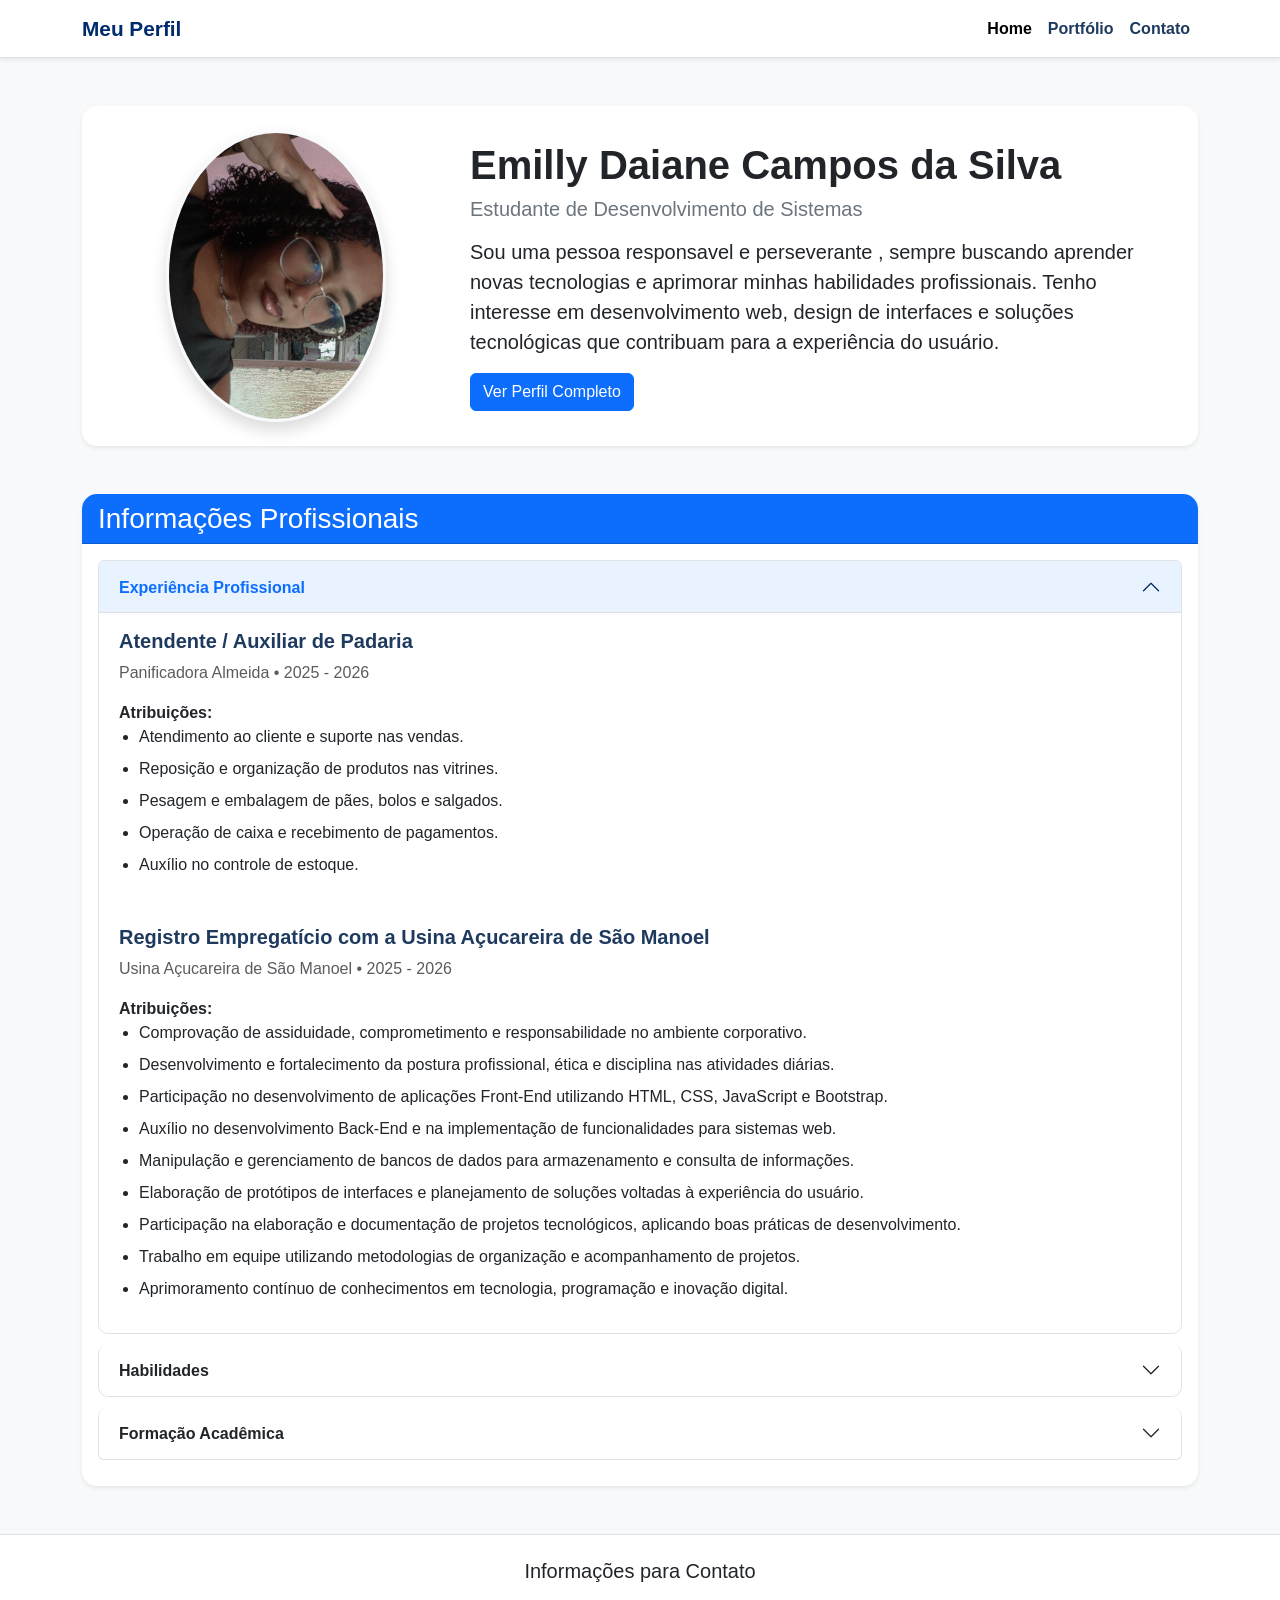
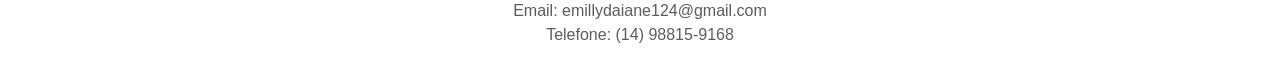
<file: curriculum online/index.html>
<!DOCTYPE html>
<html lang="pt-br">

<head>
    <meta charset="UTF-8">
    <meta name="viewport" content="width=device-width, initial-scale=1.0">

    <title>Perfil Profissional</title>

    <!-- Bootstrap -->
    <link href="https://cdn.jsdelivr.net/npm/bootstrap@5.3.0/dist/css/bootstrap.min.css" rel="stylesheet">

    <!-- CSS personalizado -->
    <link rel="stylesheet" href="style.css">
</head>

<body>

    <!-- ALTERAÇÃO: Navbar com estrutura mais profissional -->
    <nav class="navbar navbar-expand-lg navbar-custom shadow-sm">
        <div class="container">

            <!-- ALTERAÇÃO: Nome da página com maior destaque -->
            <a class="navbar-brand fw-bold text-primary" href="#">
                Meu Perfil
            </a>

            <!-- ALTERAÇÃO: Menu responsivo para dispositivos móveis -->
            <button class="navbar-toggler" type="button" data-bs-toggle="collapse" data-bs-target="#menuPrincipal">
                <span class="navbar-toggler-icon"></span>
            </button>

            <div class="collapse navbar-collapse" id="menuPrincipal">

                <!-- ALTERAÇÃO: Navegação alinhada à direita -->
                <ul class="navbar-nav ms-auto">

                    <li class="nav-item">
                        <a class="nav-link active" href="index.html">
                            Home
                        </a>
                    </li>

                    <li class="nav-item">
                        <a class="nav-link" href="portfolio.html">
                            Portfólio
                        </a>
                    </li>

                    <li class="nav-item">
                        <a class="nav-link" href="contato.html">
                            Contato
                        </a>
                    </li>

                </ul>

            </div>

        </div>
    </nav>

    <!-- ALTERAÇÃO: Espaçamento maior para melhorar a leitura -->
    <div class="container mt-5">

        <!-- ALTERAÇÃO: Card principal para apresentação profissional -->
        <div class="card shadow-sm border-0 p-4">

            <div class="row align-items-center">

                <!-- ALTERAÇÃO: Foto posicionada em coluna separada -->
                <div class="col-md-4 text-center">

                    <img src="foto.jpeg" alt="Foto de Perfil"
                        class="img-fluid rounded-circle border border-3 border-light shadow" width="220">

                </div>

                <!-- ALTERAÇÃO: Informações do perfil organizadas -->
                <div class="col-md-8">

                    <h1 class="fw-bold">
                        Emilly Daiane Campos da Silva
                    </h1>

                    <h5 class="text-secondary mb-3">
                        Estudante de Desenvolvimento de Sistemas
                    </h5>

                    <!-- Texto mais organizado e profissional -->
                    <p class="lead">
                        Sou uma pessoa responsavel e perseverante , sempre buscando aprender
                        novas tecnologias e aprimorar minhas habilidades profissionais.
                        Tenho interesse em desenvolvimento web, design de interfaces
                        e soluções tecnológicas que contribuam para a experiência do usuário.
                    </p>

                    <!-- Botão Bootstrap para aparência mais corporativa -->
                    <button type="button" class="btn btn-primary" data-bs-toggle="modal" data-bs-target="#meuModal">Ver Perfil Completo </button>


                </div>

            </div>

        </div>

    </div>

    <!-- estrutura Modal -->
    <div class="modal fade" id="meuModal">
        <div class="modal-dialog">
            <div class="modal-content">
                <div class="modal-header">
                    <h5 class="modal-title">Informações</h5>
                    <button type="button" class="btn-close" data-bs-dismiss="modal"></button>
                </div>
                <div class="modal-body">
                    Emilly Daiane Campos da Silva:
                    <br>Olá, me chamo Emilly, atualmente tenho 17 anos e estou cursando Ensino médio técnico pela escola
                    Sophia Gabriel de
                    Oliveira, vinculado com Senai. No Senai realizo Curso Técnico de Desenvolvimento de Sistemas com
                    registro empregatício com a Usina Açucareira de São Manoel no período de 1 ano.
                </div>
                <div class="modal-footer">
                    <button type="button" class="btn btn-secondary" data-bs-dismiss="modal">
                        Fechar</button>
                </div>
            </div>
        </div>
    </div>

    <!-- ALTERAÇÃO: Seção de Experiência, Habilidades e Formação -->
    <div class="container mt-5">

        <div class="card shadow-sm border-0">

            <div class="card-header bg-primary text-white">
                <h3 class="mb-0">Informações Profissionais</h3>
            </div>

            <div class="card-body">

                <div class="accordion" id="accordionProfissional">

                    <!-- EXPERIÊNCIA PROFISSIONAL -->
                    <div class="accordion-item">

                        <h2 class="accordion-header">

                            <!-- ALTERAÇÃO: Sessão para apresentar experiências profissionais -->
                            <button class="accordion-button" type="button" data-bs-toggle="collapse"
                                data-bs-target="#experiencia">

                                Experiência Profissional

                            </button>

                        </h2>

                        <div id="experiencia" class="accordion-collapse collapse show"
                            data-bs-parent="#accordionProfissional">

                            <div class="accordion-body">

                                <h5>Atendente / Auxiliar de Padaria</h5>

                                <p class="text-muted">
                                    Panificadora Almeida • 2025 - 2026
                                </p>

                                <!-- ALTERAÇÃO: Inclusão das atribuições do cargo -->
                                <strong>Atribuições:</strong>
                                <ul>
                                    <li>Atendimento ao cliente e suporte nas vendas.</li>
                                    <li>Reposição e organização de produtos nas vitrines.</li>
                                    <li>Pesagem e embalagem de pães, bolos e salgados.</li>
                                    <li>Operação de caixa e recebimento de pagamentos.</li>
                                    <li>Auxílio no controle de estoque.</li>
                                </ul>

                            </div>

                            <div class="accordion-body">

                                <h5>Registro Empregatício com a Usina Açucareira de São Manoel</h5>

                                <p class="text-muted">
                                    Usina Açucareira de São Manoel • 2025 - 2026
                                </p>

                                <!-- ALTERAÇÃO: Inclusão das atribuições do cargo -->
                                <strong>Atribuições:</strong>
                                <!-- vinculo usina sao manoel -->
                                <ul>
                                    <li>Comprovação de assiduidade, comprometimento e responsabilidade no ambiente
                                        corporativo.</li>

                                    <li>Desenvolvimento e fortalecimento da postura profissional, ética e disciplina nas
                                        atividades diárias.</li>

                                    <li>Participação no desenvolvimento de aplicações Front-End utilizando HTML, CSS,
                                        JavaScript e Bootstrap.</li>

                                    <li>Auxílio no desenvolvimento Back-End e na implementação de funcionalidades para
                                        sistemas web.</li>

                                    <li>Manipulação e gerenciamento de bancos de dados para armazenamento e consulta de
                                        informações.</li>

                                    <li>Elaboração de protótipos de interfaces e planejamento de soluções voltadas à
                                        experiência do usuário.</li>

                                    <li>Participação na elaboração e documentação de projetos tecnológicos, aplicando
                                        boas práticas de desenvolvimento.</li>

                                    <li>Trabalho em equipe utilizando metodologias de organização e acompanhamento de
                                        projetos.</li>

                                    <li>Aprimoramento contínuo de conhecimentos em tecnologia, programação e inovação
                                        digital.</li>
                                </ul>

                            </div>

                        </div>

                    </div>

                    <!-- HABILIDADES -->
                    <div class="accordion-item">

                        <h2 class="accordion-header">

                            <!-- ALTERAÇÃO: Sessão de habilidades técnicas e comportamentais -->
                            <button class="accordion-button collapsed" type="button" data-bs-toggle="collapse"
                                data-bs-target="#habilidades">

                                Habilidades

                            </button>

                        </h2>

                        <div id="habilidades" class="accordion-collapse collapse"
                            data-bs-parent="#accordionProfissional">

                            <div class="accordion-body">

                                <h5>Hard Skills</h5>

                                <span class="badge bg-primary">HTML</span>
                                <span class="badge bg-primary">CSS</span>
                                <span class="badge bg-primary">JavaScript</span>
                                <span class="badge bg-primary">Bootstrap</span>
                                <span class="badge bg-primary">GitHub</span>

                                <hr>

                                <h5>Soft Skills</h5>

                                <ul>
                                    <li>Responsabilidade</li>
                                    <li>Organização</li>
                                    <li>Trabalho em equipe</li>
                                    <li>Comunicação</li>
                                    <li>Aprendizado contínuo</li>
                                    <li>Resolução de problemas</li>
                                </ul>

                            </div>

                        </div>

                    </div>

                    <!-- FORMAÇÃO -->
                    <div class="accordion-item">

                        <h2 class="accordion-header">

                            <!-- ALTERAÇÃO: Sessão para formação acadêmica -->
                            <button class="accordion-button collapsed" type="button" data-bs-toggle="collapse"
                                data-bs-target="#formacao">

                                Formação Acadêmica

                            </button>

                        </h2>

                        <div id="formacao" class="accordion-collapse collapse" data-bs-parent="#accordionProfissional">

                            <div class="accordion-body">

                                <h5>Desenvolvimento de Sistemas</h5>

                                <p>
                                    Ensino Técnico em Desenvolvimento de Sistemas
                                </p>

                                <p class="text-muted">
                                    Em andamento
                                </p>

                                <hr>

                                <h5>Cursos Complementares</h5>

                                <ul>
                                    <li>HTML e CSS</li>
                                    <li>Bootstrap</li>
                                    <li>Lógica de Programação</li>
                                    <li>Git e GitHub</li>
                                    <li>Designer de Cílios Profissional 01/10/2024 - 17/12/2024</li>
                                    <li>Designer de Sobrancelhas Profissional 07/01/2025 - 25/02/2025</li>
                                    <li>Competência Transversal - Segurança no Trabalho 17/03/2025 - 12/04/2025.
                                    <li>Desvendando a Descarbonização 17/03/2025 - 03/06/2025</li>
                                    <li>Desvendando a Indústria 4.0 23/02/2026 - 29/03/2026</li>
                                    <li>Ética na Inteligência Artificial 17/03/2025 - 05/06/2025</li>
                                    <li>Excel Básico 17/03/2025 - 13/04/2025</li>
                                    <li>Fluência - Fundamentos da Inteligência Artificial 17/03/2025 - 06/06/2025</li>
                                    <li>Fundamentos da Gestão de Projetos Aplicados na Indústria 23/02/2026 - 27/03/2026
                                    </li>
                                    <li>Por dentro da Segurança Cibernética 17/03/2025 - 09/04/2025</li>
                                </ul>

                            </div>

                        </div>

                    </div>

                </div>

            </div>

        </div>

    </div>
    <!-- ALTERAÇÃO: Footer mais organizado e profissional -->
    <footer class="bg-white border-top mt-5 py-4">

        <div class="container text-center">

            <h5 class="mb-3">
                Informações para Contato
            </h5>

            <p class="text-muted mb-0">
                Email: emillydaiane124@gmail.com
            </p>
            <p class="text-muted mb-0">
                Telefone: (14) 98815-9168
            </p>

        </div>

    </footer>

    <!-- Bootstrap JS -->
    <script src="https://cdn.jsdelivr.net/npm/bootstrap@5.3.0/dist/js/bootstrap.bundle.min.js"></script>

</body>

</html>
</file>
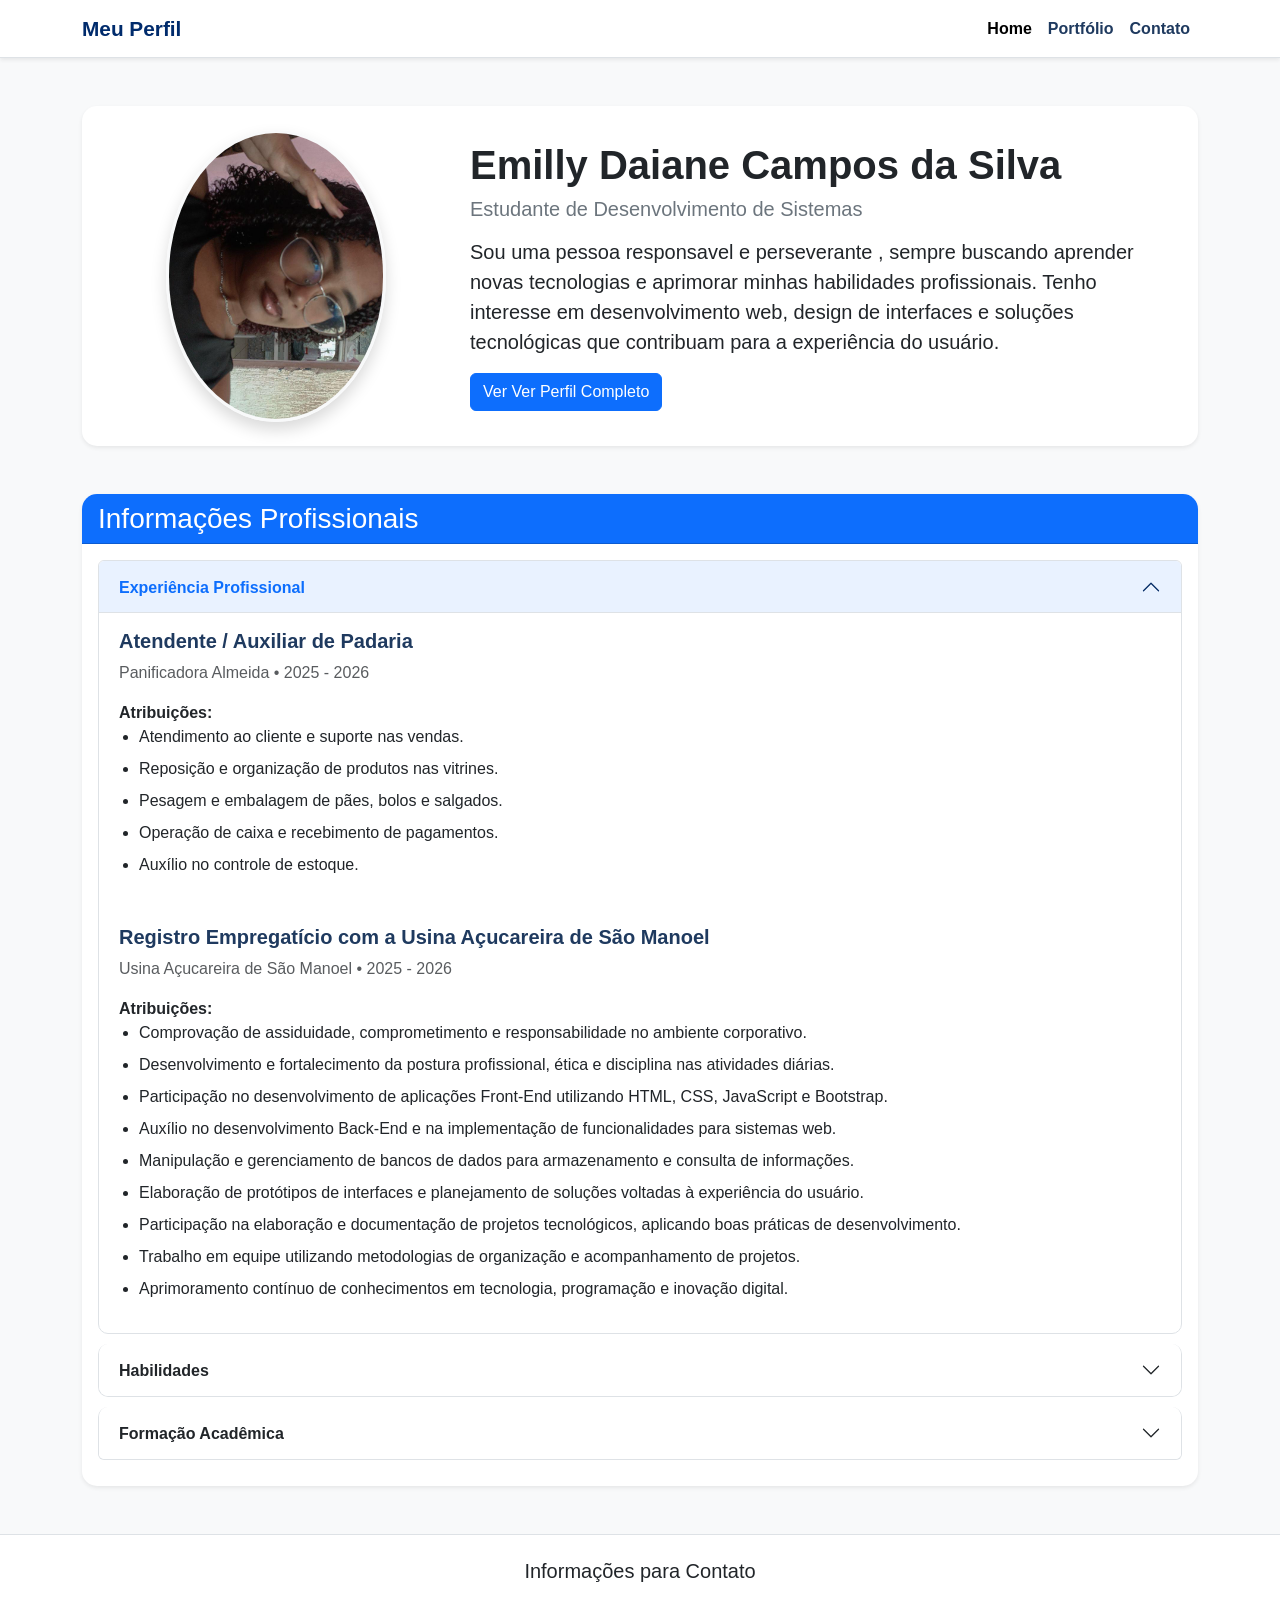
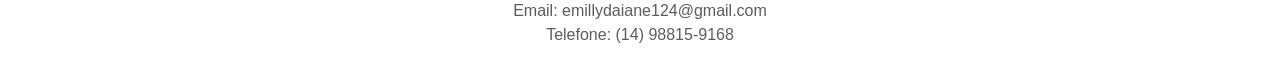
<file: Curriculum/index.html>
<!DOCTYPE html>
<html lang="pt-br">

<head>
    <meta charset="UTF-8">
    <meta name="viewport" content="width=device-width, initial-scale=1.0">

    <title>Perfil Profissional</title>

    <!-- Bootstrap -->
    <link href="https://cdn.jsdelivr.net/npm/bootstrap@5.3.0/dist/css/bootstrap.min.css" rel="stylesheet">

    <!-- CSS personalizado -->
    <link rel="stylesheet" href="style.css">
</head>

<body>

    <!-- ALTERAÇÃO: Navbar com estrutura mais profissional -->
    <nav class="navbar navbar-expand-lg navbar-custom shadow-sm">
        <div class="container">

            <!-- ALTERAÇÃO: Nome da página com maior destaque -->
            <a class="navbar-brand fw-bold text-primary" href="#">
                Meu Perfil
            </a>

            <!-- ALTERAÇÃO: Menu responsivo para dispositivos móveis -->
            <button class="navbar-toggler" type="button" data-bs-toggle="collapse" data-bs-target="#menuPrincipal">
                <span class="navbar-toggler-icon"></span>
            </button>

            <div class="collapse navbar-collapse" id="menuPrincipal">

                <!-- ALTERAÇÃO: Navegação alinhada à direita -->
                <ul class="navbar-nav ms-auto">

                    <li class="nav-item">
                        <a class="nav-link active" href="index.html">
                            Home
                        </a>
                    </li>

                    <li class="nav-item">
                        <a class="nav-link" href="portfolio.html">
                            Portfólio
                        </a>
                    </li>

                    <li class="nav-item">
                        <a class="nav-link" href="contato.html">
                            Contato
                        </a>
                    </li>

                </ul>

            </div>

        </div>
    </nav>

    <!-- ALTERAÇÃO: Espaçamento maior para melhorar a leitura -->
    <div class="container mt-5">

        <!-- ALTERAÇÃO: Card principal para apresentação profissional -->
        <div class="card shadow-sm border-0 p-4">

            <div class="row align-items-center">

                <!-- ALTERAÇÃO: Foto posicionada em coluna separada -->
                <div class="col-md-4 text-center">

                    <img src="foto.jpeg" alt="Foto de Perfil"
                        class="img-fluid rounded-circle border border-3 border-light shadow" width="220">

                </div>

                <!-- ALTERAÇÃO: Informações do perfil organizadas -->
                <div class="col-md-8">

                    <h1 class="fw-bold">
                        Emilly Daiane Campos da Silva
                    </h1>

                    <h5 class="text-secondary mb-3">
                        Estudante de Desenvolvimento de Sistemas
                    </h5>

                    <!-- Texto mais organizado e profissional -->
                    <p class="lead">
                        Sou uma pessoa responsavel e perseverante , sempre buscando aprender
                        novas tecnologias e aprimorar minhas habilidades profissionais.
                        Tenho interesse em desenvolvimento web, design de interfaces
                        e soluções tecnológicas que contribuam para a experiência do usuário.
                    </p>

                    <!-- Botão Bootstrap para aparência mais corporativa -->
                    <button type="button" class="btn btn-primary" data-bs-toggle="modal" data-bs-target="#meuModal">Ver
                        Ver Perfil Completo </button>



                </div>

            </div>

        </div>

    </div>

    <!-- estrutura Modal -->
    <div class="modal fade" id="meuModal">
        <div class="modal-dialog">
            <div class="modal-content">
                <div class="modal-header">
                    <h5 class="modal-title">Informações</h5>
                    <button type="button" class="btn-close" data-bs-dismiss="modal"></button>
                </div>
                <div class="modal-body">
                    Emilly Daiane Campos da Silva:
                    <br>Olá, me chamo Emilly, atualmente tenho 17 anos e estou cursando Ensino médio técnico pela escola
                    Sophia Gabriel de
                    Oliveira, vinculado com Senai. No Senai realizo Curso Técnico de Desenvolvimento de Sistemas com
                    registro empregatício com a Usina Açucareira de São Manoel no período de 1 ano.
                </div>
                <div class="modal-footer">
                    <button type="button" class="btn btn-secondary" data-bs-dismiss="modal">
                        Fechar</button>
                </div>
            </div>
        </div>
    </div>

    <!-- ALTERAÇÃO: Seção de Experiência, Habilidades e Formação -->
    <div class="container mt-5">

        <div class="card shadow-sm border-0">

            <div class="card-header bg-primary text-white">
                <h3 class="mb-0">Informações Profissionais</h3>
            </div>

            <div class="card-body">

                <div class="accordion" id="accordionProfissional">

                    <!-- EXPERIÊNCIA PROFISSIONAL -->
                    <div class="accordion-item">

                        <h2 class="accordion-header">

                            <!-- ALTERAÇÃO: Sessão para apresentar experiências profissionais -->
                            <button class="accordion-button" type="button" data-bs-toggle="collapse"
                                data-bs-target="#experiencia">

                                Experiência Profissional

                            </button>

                        </h2>

                        <div id="experiencia" class="accordion-collapse collapse show"
                            data-bs-parent="#accordionProfissional">

                            <div class="accordion-body">

                                <h5>Atendente / Auxiliar de Padaria</h5>

                                <p class="text-muted">
                                    Panificadora Almeida • 2025 - 2026
                                </p>

                                <!-- ALTERAÇÃO: Inclusão das atribuições do cargo -->
                                <strong>Atribuições:</strong>
                                <ul>
                                    <li>Atendimento ao cliente e suporte nas vendas.</li>
                                    <li>Reposição e organização de produtos nas vitrines.</li>
                                    <li>Pesagem e embalagem de pães, bolos e salgados.</li>
                                    <li>Operação de caixa e recebimento de pagamentos.</li>
                                    <li>Auxílio no controle de estoque.</li>
                                </ul>

                            </div>

                            <div class="accordion-body">

                                <h5>Registro Empregatício com a Usina Açucareira de São Manoel</h5>

                                <p class="text-muted">
                                    Usina Açucareira de São Manoel • 2025 - 2026
                                </p>

                                <!-- ALTERAÇÃO: Inclusão das atribuições do cargo -->
                                <strong>Atribuições:</strong>
                                <!-- vinculo usina sao manoel -->
                                <ul>
                                    <li>Comprovação de assiduidade, comprometimento e responsabilidade no ambiente
                                        corporativo.</li>

                                    <li>Desenvolvimento e fortalecimento da postura profissional, ética e disciplina nas
                                        atividades diárias.</li>

                                    <li>Participação no desenvolvimento de aplicações Front-End utilizando HTML, CSS,
                                        JavaScript e Bootstrap.</li>

                                    <li>Auxílio no desenvolvimento Back-End e na implementação de funcionalidades para
                                        sistemas web.</li>

                                    <li>Manipulação e gerenciamento de bancos de dados para armazenamento e consulta de
                                        informações.</li>

                                    <li>Elaboração de protótipos de interfaces e planejamento de soluções voltadas à
                                        experiência do usuário.</li>

                                    <li>Participação na elaboração e documentação de projetos tecnológicos, aplicando
                                        boas práticas de desenvolvimento.</li>

                                    <li>Trabalho em equipe utilizando metodologias de organização e acompanhamento de
                                        projetos.</li>

                                    <li>Aprimoramento contínuo de conhecimentos em tecnologia, programação e inovação
                                        digital.</li>
                                </ul>

                            </div>

                        </div>

                    </div>

                    <!-- HABILIDADES -->
                    <div class="accordion-item">

                        <h2 class="accordion-header">

                            <!-- ALTERAÇÃO: Sessão de habilidades técnicas e comportamentais -->
                            <button class="accordion-button collapsed" type="button" data-bs-toggle="collapse"
                                data-bs-target="#habilidades">

                                Habilidades

                            </button>

                        </h2>

                        <div id="habilidades" class="accordion-collapse collapse"
                            data-bs-parent="#accordionProfissional">

                            <div class="accordion-body">

                                <h5>Hard Skills</h5>

                                <span class="badge bg-primary">HTML</span>
                                <span class="badge bg-primary">CSS</span>
                                <span class="badge bg-primary">JavaScript</span>
                                <span class="badge bg-primary">Bootstrap</span>
                                <span class="badge bg-primary">GitHub</span>

                                <hr>

                                <h5>Soft Skills</h5>

                                <ul>
                                    <li>Responsabilidade</li>
                                    <li>Organização</li>
                                    <li>Trabalho em equipe</li>
                                    <li>Comunicação</li>
                                    <li>Aprendizado contínuo</li>
                                    <li>Resolução de problemas</li>
                                </ul>

                            </div>

                        </div>

                    </div>

                    <!-- FORMAÇÃO -->
                    <div class="accordion-item">

                        <h2 class="accordion-header">

                            <!-- ALTERAÇÃO: Sessão para formação acadêmica -->
                            <button class="accordion-button collapsed" type="button" data-bs-toggle="collapse"
                                data-bs-target="#formacao">

                                Formação Acadêmica

                            </button>

                        </h2>

                        <div id="formacao" class="accordion-collapse collapse" data-bs-parent="#accordionProfissional">

                            <div class="accordion-body">

                                <h5>Desenvolvimento de Sistemas</h5>

                                <p>
                                    Ensino Técnico em Desenvolvimento de Sistemas
                                </p>

                                <p class="text-muted">
                                    Em andamento
                                </p>

                                <hr>

                                <h5>Cursos Complementares</h5>

                                <ul>
                                    <li>HTML e CSS</li>
                                    <li>Bootstrap</li>
                                    <li>Lógica de Programação</li>
                                    <li>Git e GitHub</li>
                                    <li>Designer de Cílios Profissional 01/10/2024 - 17/12/2024</li>
                                    <li>Designer de Sobrancelhas Profissional 07/01/2025 - 25/02/2025</li>
                                    <li>Competência Transversal - Segurança no Trabalho 17/03/2025 - 12/04/2025.
                                    <li>Desvendando a Descarbonização 17/03/2025 - 03/06/2025</li>
                                    <li>Desvendando a Indústria 4.0 23/02/2026 - 29/03/2026</li>
                                    <li>Ética na Inteligência Artificial 17/03/2025 - 05/06/2025</li>
                                    <li>Excel Básico 17/03/2025 - 13/04/2025</li>
                                    <li>Fluência - Fundamentos da Inteligência Artificial 17/03/2025 - 06/06/2025</li>
                                    <li>Fundamentos da Gestão de Projetos Aplicados na Indústria 23/02/2026 - 27/03/2026
                                    </li>
                                    <li>Por dentro da Segurança Cibernética 17/03/2025 - 09/04/2025</li>
                                </ul>

                            </div>

                        </div>

                    </div>

                </div>

            </div>

        </div>

    </div>
    <!-- ALTERAÇÃO: Footer mais organizado e profissional -->
    <footer class="bg-white border-top mt-5 py-4">

        <div class="container text-center">

            <h5 class="mb-3">
                Informações para Contato
            </h5>

            <p class="text-muted mb-0">
                Email: emillydaiane124@gmail.com
            </p>
            <p class="text-muted mb-0">
                Telefone: (14) 98815-9168
            </p>

        </div>

    </footer>

    <!-- Bootstrap JS -->
    <script src="https://cdn.jsdelivr.net/npm/bootstrap@5.3.0/dist/js/bootstrap.bundle.min.js"></script>

</body>

</html>
</file>
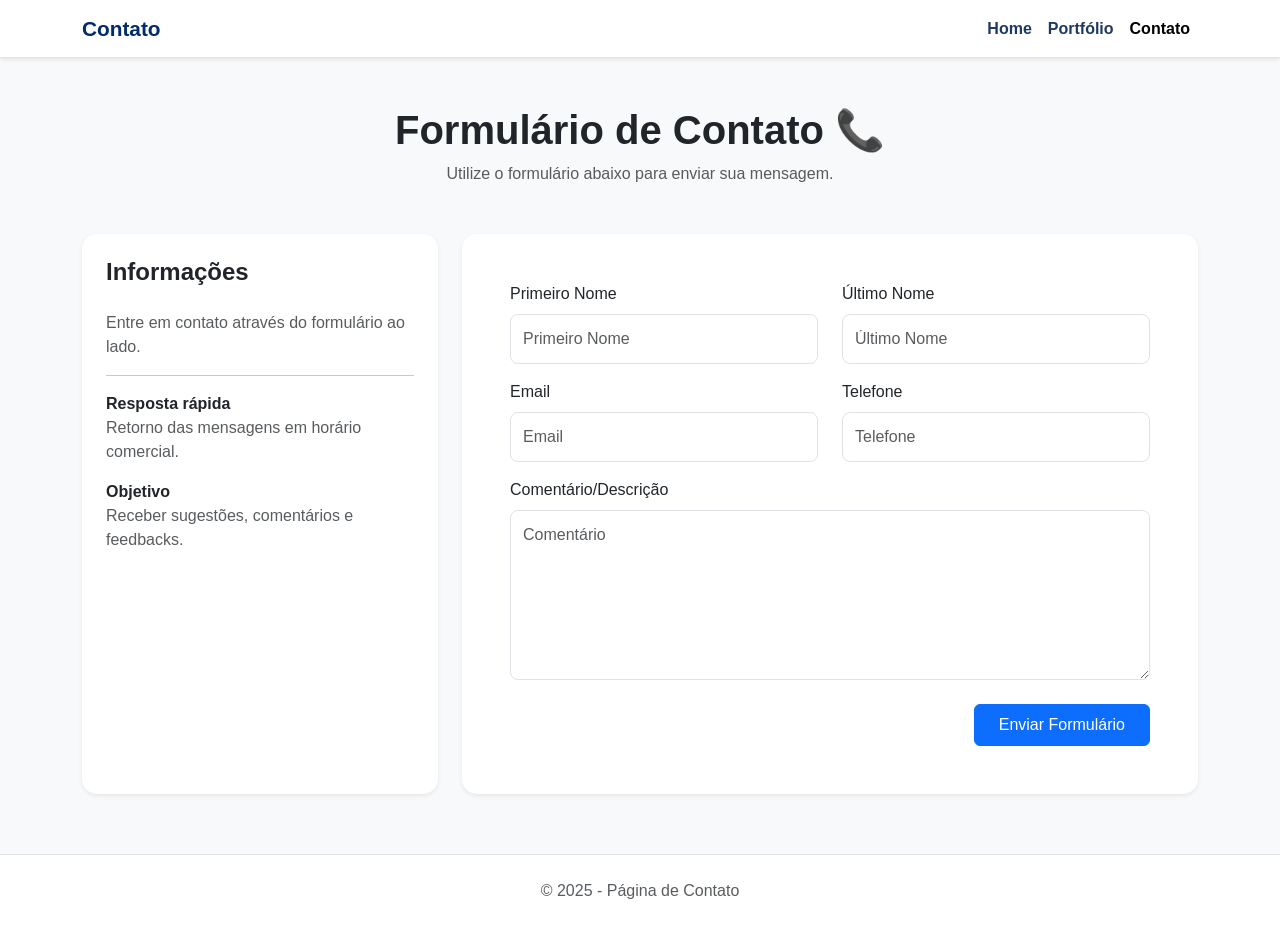
<file: curriculum online/contato.html>
<!DOCTYPE html>
<html lang="pt-br">

<head>

    <meta charset="UTF-8">
    <meta name="viewport" content="width=device-width, initial-scale=1.0">

    <title>Contato</title>

    <link href="https://cdn.jsdelivr.net/npm/bootstrap@5.3.0/dist/css/bootstrap.min.css" rel="stylesheet">
    <link rel="stylesheet" href="style.css">

</head>

<body>

    <!-- Navbar -->
    <nav class="navbar navbar-expand-lg navbar-custom shadow-sm">

        <div class="container">

            <a class="navbar-brand fw-bold">
                Contato
            </a>

            <button class="navbar-toggler"
                type="button"
                data-bs-toggle="collapse"
                data-bs-target="#menuContato">

                <span class="navbar-toggler-icon"></span>

            </button>

            <div class="collapse navbar-collapse" id="menuContato">

                <ul class="navbar-nav ms-auto">

                    <li class="nav-item">
                        <a class="nav-link" href="index.html">
                            Home
                        </a>
                    </li>

                    <li class="nav-item">
                        <a class="nav-link" href="portfolio.html">
                            Portfólio
                        </a>
                    </li>

                    <li class="nav-item">
                        <a class="nav-link active" href="contato.html">
                            Contato
                        </a>
                    </li>

                </ul>

            </div>

        </div>

    </nav>

    <!-- Cabeçalho -->
    <section class="container mt-5 mb-5 text-center">

        <h1 class="fw-bold">
            Formulário de Contato 📞
        </h1>

        <p class="text-muted">
            Utilize o formulário abaixo para enviar sua mensagem.
        </p>

    </section>

    <!-- Conteúdo -->
    <div class="container mb-5">

        <div class="row g-4">

            <!-- Coluna esquerda -->
            <div class="col-lg-4">

                <div class="card shadow-sm border-0 h-100">

                    <div class="card-body p-4">

                        <h4 class="fw-bold mb-4">
                            Informações
                        </h4>

                        <p class="text-muted">
                            Entre em contato através do formulário ao lado.
                        </p>

                        <hr>

                        <div class="mb-3">
                            <strong>Resposta rápida</strong>
                            <p class="text-muted mb-0">
                                Retorno das mensagens em horário comercial.
                            </p>
                        </div>

                        <div>
                            <strong>Objetivo</strong>
                            <p class="text-muted mb-0">
                                Receber sugestões, comentários e feedbacks.
                            </p>
                        </div>

                    </div>

                </div>

            </div>

            <!-- Coluna direita -->
            <div class="col-lg-8">

                <div class="card shadow-sm border-0">

                    <div class="card-body p-5">

                        <form onsubmit="enviarEmail(); return false;">

                            <div class="row">

                                <div class="col-md-6">

                                    <label class="form-label">
                                        Primeiro Nome
                                    </label>

                                    <input
                                        type="text"
                                        id="primeiroNome"
                                        class="form-control mb-3"
                                        placeholder="Primeiro Nome"
                                        required>

                                </div>

                                <div class="col-md-6">

                                    <label class="form-label">
                                        Último Nome
                                    </label>

                                    <input
                                        type="text"
                                        id="ultimoNome"
                                        class="form-control mb-3"
                                        placeholder="Último Nome"
                                        required>

                                </div>

                            </div>

                            <div class="row">

                                <div class="col-md-6">

                                    <label class="form-label">
                                        Email
                                    </label>

                                    <input
                                        type="email"
                                        id="email"
                                        class="form-control mb-3"
                                        placeholder="Email"
                                        required>

                                </div>

                                <div class="col-md-6">

                                    <label class="form-label">
                                        Telefone
                                    </label>

                                    <input
                                        type="tel"
                                        id="telefone"
                                        class="form-control mb-3"
                                        placeholder="Telefone">

                                </div>

                            </div>

                            <label class="form-label">
                                Comentário/Descrição
                            </label>

                            <textarea
                                id="comentario"
                                class="form-control mb-4"
                                rows="6"
                                placeholder="Comentário"
                                required></textarea>

                            <div class="text-end">

                                <button type="submit" class="btn btn-primary px-4 py-2">
                                    Enviar Formulário
                                </button>

                            </div>

                        </form>

                    </div>

                </div>

            </div>

        </div>

    </div>

    <!-- Rodapé Página contato -->
    <footer class="text-center py-4 border-top bg-white">

        <p class="text-muted mb-0">
            © 2025 - Página de Contato
        </p>

    </footer>

    <script>

        function enviarEmail() {

            const primeiroNome = document.getElementById('primeiroNome').value;
            const ultimoNome = document.getElementById('ultimoNome').value;
            const email = document.getElementById('email').value;
            const telefone = document.getElementById('telefone').value;
            const comentario = document.getElementById('comentario').value;

            const emailDestino = "emillysilvacv124@gmail.com";

            const assunto = encodeURIComponent(
                `Contato do Site - ${primeiroNome} ${ultimoNome}`
            );

            const corpoEmail = encodeURIComponent(
`Nome: ${primeiroNome} ${ultimoNome}

Email: ${email}

Telefone: ${telefone}

Mensagem:
${comentario}`
            );

            const urlGmail =
                `https://mail.google.com/mail/?view=cm&fs=1&to=${emailDestino}&su=${assunto}&body=${corpoEmail}`;

            window.open(urlGmail, '_blank');
        }

    </script>

    <script src="https://cdn.jsdelivr.net/npm/bootstrap@5.3.0/dist/js/bootstrap.bundle.min.js"></script>

</body>

</html>
</file>
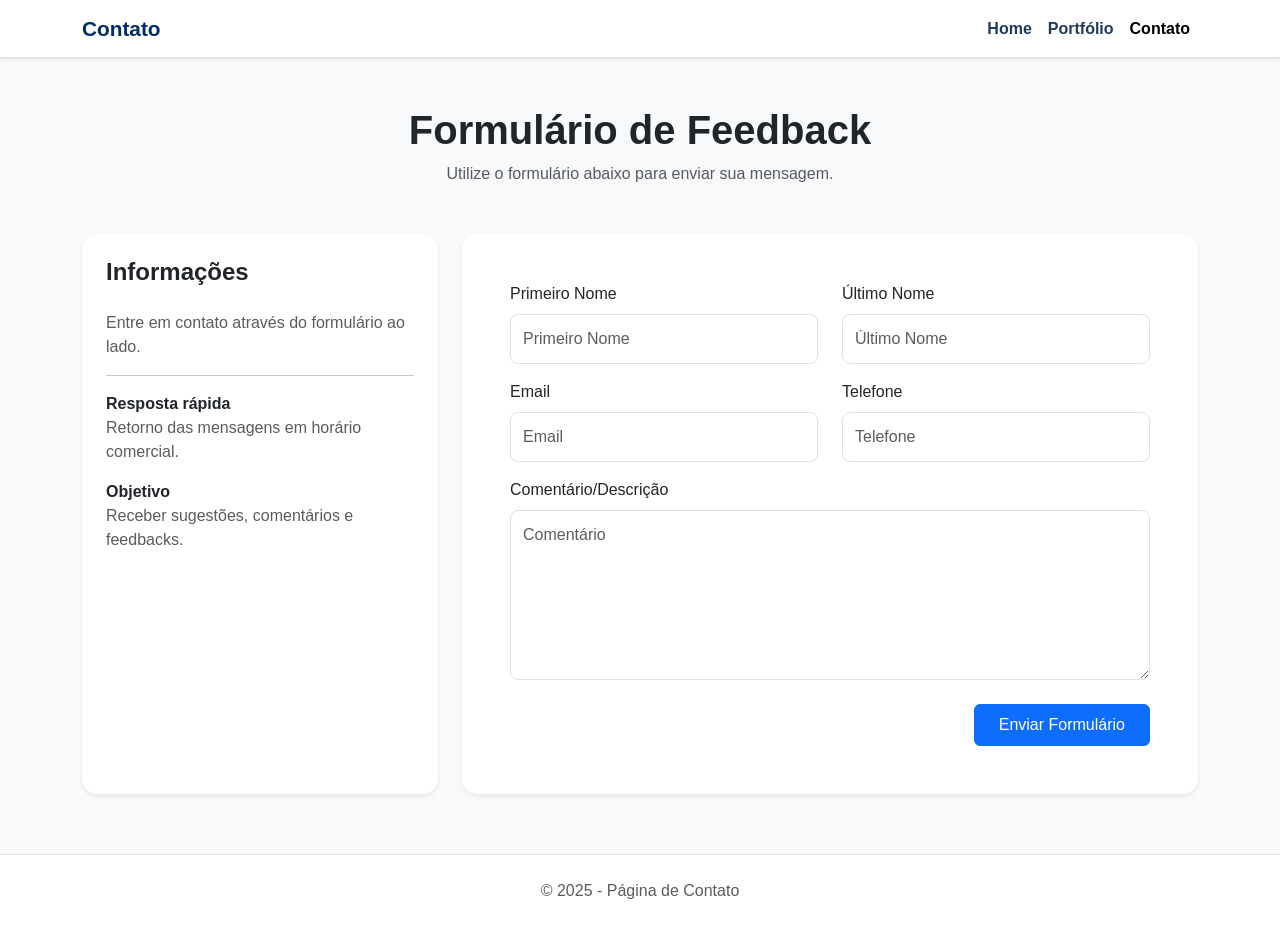
<file: Curriculum/contato.html>
<!DOCTYPE html>
<html lang="pt-br">

<head>

    <meta charset="UTF-8">
    <meta name="viewport" content="width=device-width, initial-scale=1.0">

    <title>Contato</title>

    <link href="https://cdn.jsdelivr.net/npm/bootstrap@5.3.0/dist/css/bootstrap.min.css" rel="stylesheet">
    <link rel="stylesheet" href="style.css">

</head>

<body>

    <!-- Navbar -->
    <nav class="navbar navbar-expand-lg navbar-custom shadow-sm">

        <div class="container">

            <a class="navbar-brand fw-bold">
                Contato
            </a>

            <button class="navbar-toggler"
                type="button"
                data-bs-toggle="collapse"
                data-bs-target="#menuContato">

                <span class="navbar-toggler-icon"></span>

            </button>

            <div class="collapse navbar-collapse" id="menuContato">

                <ul class="navbar-nav ms-auto">

                    <li class="nav-item">
                        <a class="nav-link" href="index.html">
                            Home
                        </a>
                    </li>

                    <li class="nav-item">
                        <a class="nav-link" href="portfolio.html">
                            Portfólio
                        </a>
                    </li>

                    <li class="nav-item">
                        <a class="nav-link active" href="contato.html">
                            Contato
                        </a>
                    </li>

                </ul>

            </div>

        </div>

    </nav>

    <!-- Cabeçalho -->
    <section class="container mt-5 mb-5 text-center">

        <h1 class="fw-bold">
            Formulário de Feedback
        </h1>

        <p class="text-muted">
            Utilize o formulário abaixo para enviar sua mensagem.
        </p>

    </section>

    <!-- Conteúdo -->
    <div class="container mb-5">

        <div class="row g-4">

            <!-- Coluna esquerda -->
            <div class="col-lg-4">

                <div class="card shadow-sm border-0 h-100">

                    <div class="card-body p-4">

                        <h4 class="fw-bold mb-4">
                            Informações
                        </h4>

                        <p class="text-muted">
                            Entre em contato através do formulário ao lado.
                        </p>

                        <hr>

                        <div class="mb-3">
                            <strong>Resposta rápida</strong>
                            <p class="text-muted mb-0">
                                Retorno das mensagens em horário comercial.
                            </p>
                        </div>

                        <div>
                            <strong>Objetivo</strong>
                            <p class="text-muted mb-0">
                                Receber sugestões, comentários e feedbacks.
                            </p>
                        </div>

                    </div>

                </div>

            </div>

            <!-- Coluna direita -->
            <div class="col-lg-8">

                <div class="card shadow-sm border-0">

                    <div class="card-body p-5">

                        <form onsubmit="enviarEmail(); return false;">

                            <div class="row">

                                <div class="col-md-6">

                                    <label class="form-label">
                                        Primeiro Nome
                                    </label>

                                    <input
                                        type="text"
                                        id="primeiroNome"
                                        class="form-control mb-3"
                                        placeholder="Primeiro Nome"
                                        required>

                                </div>

                                <div class="col-md-6">

                                    <label class="form-label">
                                        Último Nome
                                    </label>

                                    <input
                                        type="text"
                                        id="ultimoNome"
                                        class="form-control mb-3"
                                        placeholder="Último Nome"
                                        required>

                                </div>

                            </div>

                            <div class="row">

                                <div class="col-md-6">

                                    <label class="form-label">
                                        Email
                                    </label>

                                    <input
                                        type="email"
                                        id="email"
                                        class="form-control mb-3"
                                        placeholder="Email"
                                        required>

                                </div>

                                <div class="col-md-6">

                                    <label class="form-label">
                                        Telefone
                                    </label>

                                    <input
                                        type="tel"
                                        id="telefone"
                                        class="form-control mb-3"
                                        placeholder="Telefone">

                                </div>

                            </div>

                            <label class="form-label">
                                Comentário/Descrição
                            </label>

                            <textarea
                                id="comentario"
                                class="form-control mb-4"
                                rows="6"
                                placeholder="Comentário"
                                required></textarea>

                            <div class="text-end">

                                <button type="submit" class="btn btn-primary px-4 py-2">
                                    Enviar Formulário
                                </button>

                            </div>

                        </form>

                    </div>

                </div>

            </div>

        </div>

    </div>

    <!-- Rodapé -->
    <footer class="text-center py-4 border-top bg-white">

        <p class="text-muted mb-0">
            © 2025 - Página de Contato
        </p>

    </footer>

    <script>

        function enviarEmail() {

            const primeiroNome = document.getElementById('primeiroNome').value;
            const ultimoNome = document.getElementById('ultimoNome').value;
            const email = document.getElementById('email').value;
            const telefone = document.getElementById('telefone').value;
            const comentario = document.getElementById('comentario').value;

            const emailDestino = "emillysilvacv124@gmail.com";

            const assunto = encodeURIComponent(
                `Contato do Site - ${primeiroNome} ${ultimoNome}`
            );

            const corpoEmail = encodeURIComponent(
`Nome: ${primeiroNome} ${ultimoNome}

Email: ${email}

Telefone: ${telefone}

Mensagem:
${comentario}`
            );

            const urlGmail =
                `https://mail.google.com/mail/?view=cm&fs=1&to=${emailDestino}&su=${assunto}&body=${corpoEmail}`;

            window.open(urlGmail, '_blank');
        }

    </script>

    <script src="https://cdn.jsdelivr.net/npm/bootstrap@5.3.0/dist/js/bootstrap.bundle.min.js"></script>

</body>

</html>
</file>
<file: curriculum online/style.css>
/* ================================================= */
/* ESTILO GERAL */
/* ================================================= */

body{
    font-family: 'Segoe UI', sans-serif;
    background-color: #f8f9fa;
    color: #212529;
    min-height: 100vh;
}

/* ================================================= */
/* NAVBAR */
/* ================================================= */

.navbar-custom{
    background-color: #ffffff;
    border-bottom: 1px solid #dee2e6;
}

.navbar-custom .nav-link{
    color: #1f3a5f;
    font-weight: 600;
    transition: 0.3s;
}

.navbar-custom .nav-link:hover{
    color: #0d6efd;
}

.navbar-brand{
    color: #002b6c !important;
    font-size: 1.3rem;
}

/* ================================================= */
/* CARDS */
/* ================================================= */

.card-custom{
    background: #ffffff;
    border: 1px solid #dee2e6;
    border-radius: 12px;
    padding: 25px;
}

.card{
    border-radius: 15px;
    overflow: hidden;
}

.card.shadow-sm{
    transition: all 0.3s ease;
}

.card.shadow-sm:hover{
    transform: translateY(-4px);
}

/* ================================================= */
/* FOTO DE PERFIL */
/* ================================================= */

.profile-img{
    width: 180px;
    height: 180px;
    object-fit: cover;
    border-radius: 50%;
    border: 4px solid #ffffff;
}

/* ================================================= */
/* BOTÕES */
/* ================================================= */

.btn-custom,
.btn-roxo{
    background-color: #0d6efd;
    color: white;
    border: none;
    border-radius: 8px;
    padding: 10px 25px;
    transition: 0.3s;
}

.btn-custom:hover,
.btn-roxo:hover{
    background-color: #0b5ed7;
    color: white;
}

/* ================================================= */
/* FORMULÁRIOS (CONTATO) */
/* ================================================= */

.form-control{
    border-radius: 8px;
    padding: 12px;
}

.form-control:focus{
    box-shadow: 0 0 0 0.2rem rgba(13,110,253,.15);
}

.form-feedback{
    background-color: #ffffff;
    padding: 35px;
    border-radius: 15px;
    box-shadow: 0 2px 10px rgba(0,0,0,.08);
}

/* ================================================= */
/* ACCORDION (INDEX) */
/* ================================================= */

.accordion-button{
    font-weight: 600;
    font-size: 1rem;
}

.accordion-button:not(.collapsed){
    background-color: #e9f2ff;
    color: #0d6efd;
}

.accordion-item{
    border: 1px solid #dee2e6;
    border-radius: 10px;
    overflow: hidden;
    margin-bottom: 10px;
}

/* ================================================= */
/* HABILIDADES */
/* ================================================= */

.badge{
    font-size: 0.9rem;
    margin-right: 5px;
    margin-bottom: 5px;
    padding: 8px 12px;
}

/* ================================================= */
/* EXPERIÊNCIA E FORMAÇÃO */
/* ================================================= */

.accordion-body ul{
    padding-left: 20px;
}

.accordion-body li{
    margin-bottom: 8px;
    line-height: 1.5;
}

/* ================================================= */
/* CABEÇALHO DOS CARDS */
/* ================================================= */

.card-header{
    font-weight: 600;
    font-size: 1.2rem;
}

/* ================================================= */
/* MODAL */
/* ================================================= */

.modal-content{
    border-radius: 15px;
}

.modal-header{
    background-color: #f8f9fa;
}

/* ================================================= */
/* PORTFÓLIO */
/* ================================================= */

.card-img-top{
    height: 220px;
    object-fit: cover;
}

.card-body h5{
    font-weight: 600;
    color: #1f3a5f;
}

.card-body p{
    color: #6c757d;
}

/* ================================================= */
/* FOOTER */
/* ================================================= */

footer{
    margin-top: 60px;
    background-color: #ffffff;
    border-top: 1px solid #dee2e6;
    padding: 30px;
}

/* ================================================= */
/* REDES SOCIAIS */
/* ================================================= */

.social-btn{
    width: 45px;
    height: 45px;
    border-radius: 50%;
    border: 1px solid #ced4da;
    display: flex;
    justify-content: center;
    align-items: center;
    margin: 5px;
    background-color: #ffffff;
    transition: .3s;
}

.social-btn:hover{
    background-color: #0d6efd;
    color: #ffffff;
}

/* ================================================= */
/* TÍTULOS */
/* ================================================= */

h1{
    font-weight: 700;
}

h5{
    font-weight: 500;
}

/* ================================================= */
/* RESPONSIVIDADE */
/* ================================================= */

@media (max-width: 768px){

    .col-md-8{
        text-align: center;
        margin-top: 20px;
    }

    .profile-img{
        width: 150px;
        height: 150px;
    }

    h1{
        font-size: 1.8rem;
    }

    .form-feedback{
        padding: 25px;
    }
}

/* =============================================== */
.modal-title{
    color: #002b6c;
}

/* ==================================================
   Eu estilizo as imagens exibidas nos modais
================================================== */

.modal-body img {

    max-height: 80vh;

    border-radius: 12px;

    transition: 0.3s ease;

}

.modal-body img:hover {

    transform: scale(1.02);

}

/* Eu deixo os cards mais modernos */

.card {

    transition: 0.3s ease;

}

.card:hover {

    transform: translateY(-5px);

}

/* ==========================================
   CARDS
========================================== */

.card {

    transition: 0.3s ease;

}

.card:hover {

    transform: translateY(-8px);

}

/* ==========================================
   CARROSSEL DOS MODAIS
========================================== */

.carousel-item img {

    height: 75vh;

    object-fit: contain;

    border-radius: 10px;

}

/* ==========================================
   BOTÕES DO CARROSSEL
========================================== */

.carousel-control-prev-icon,
.carousel-control-next-icon {

    background-color: rgba(0,0,0,0.5);

    border-radius: 50%;

    padding: 20px;

}

/* ==========================================
   MODAL
========================================== */

.modal-content {

    border-radius: 15px;

}

/* ==========================================
   DESCRIÇÃO DOS PROJETOS
========================================== */

.descricao-projeto {

    text-align: center;

    padding: 15px 40px 20px;

}

.descricao-projeto h4 {

    color: #002b6c;

    font-weight: 700;

    margin-bottom: 10px;

}

.descricao-projeto p {

    color: #6c757d;

    font-size: 1rem;

    line-height: 1.6;

}
</file>
<file: Curriculum/style.css>
/* ================================================= */
/* ESTILO GERAL */
/* ================================================= */

body{
    font-family: 'Segoe UI', sans-serif;
    background-color: #f8f9fa;
    color: #212529;
    min-height: 100vh;
}

/* ================================================= */
/* NAVBAR */
/* ================================================= */

.navbar-custom{
    background-color: #ffffff;
    border-bottom: 1px solid #dee2e6;
}

.navbar-custom .nav-link{
    color: #1f3a5f;
    font-weight: 600;
    transition: 0.3s;
}

.navbar-custom .nav-link:hover{
    color: #0d6efd;
}

.navbar-brand{
    color: #002b6c !important;
    font-size: 1.3rem;
}

/* ================================================= */
/* CARDS */
/* ================================================= */

.card-custom{
    background: #ffffff;
    border: 1px solid #dee2e6;
    border-radius: 12px;
    padding: 25px;
}

.card{
    border-radius: 15px;
    overflow: hidden;
}

.card.shadow-sm{
    transition: all 0.3s ease;
}

.card.shadow-sm:hover{
    transform: translateY(-4px);
}

/* ================================================= */
/* FOTO DE PERFIL */
/* ================================================= */

.profile-img{
    width: 180px;
    height: 180px;
    object-fit: cover;
    border-radius: 50%;
    border: 4px solid #ffffff;
}

/* ================================================= */
/* BOTÕES */
/* ================================================= */

.btn-custom,
.btn-roxo{
    background-color: #0d6efd;
    color: white;
    border: none;
    border-radius: 8px;
    padding: 10px 25px;
    transition: 0.3s;
}

.btn-custom:hover,
.btn-roxo:hover{
    background-color: #0b5ed7;
    color: white;
}

/* ================================================= */
/* FORMULÁRIOS (CONTATO) */
/* ================================================= */

.form-control{
    border-radius: 8px;
    padding: 12px;
}

.form-control:focus{
    box-shadow: 0 0 0 0.2rem rgba(13,110,253,.15);
}

.form-feedback{
    background-color: #ffffff;
    padding: 35px;
    border-radius: 15px;
    box-shadow: 0 2px 10px rgba(0,0,0,.08);
}

/* ================================================= */
/* ACCORDION (INDEX) */
/* ================================================= */

.accordion-button{
    font-weight: 600;
    font-size: 1rem;
}

.accordion-button:not(.collapsed){
    background-color: #e9f2ff;
    color: #0d6efd;
}

.accordion-item{
    border: 1px solid #dee2e6;
    border-radius: 10px;
    overflow: hidden;
    margin-bottom: 10px;
}

/* ================================================= */
/* HABILIDADES */
/* ================================================= */

.badge{
    font-size: 0.9rem;
    margin-right: 5px;
    margin-bottom: 5px;
    padding: 8px 12px;
}

/* ================================================= */
/* EXPERIÊNCIA E FORMAÇÃO */
/* ================================================= */

.accordion-body ul{
    padding-left: 20px;
}

.accordion-body li{
    margin-bottom: 8px;
    line-height: 1.5;
}

/* ================================================= */
/* CABEÇALHO DOS CARDS */
/* ================================================= */

.card-header{
    font-weight: 600;
    font-size: 1.2rem;
}

/* ================================================= */
/* MODAL */
/* ================================================= */

.modal-content{
    border-radius: 15px;
}

.modal-header{
    background-color: #f8f9fa;
}

/* ================================================= */
/* PORTFÓLIO */
/* ================================================= */

.card-img-top{
    height: 220px;
    object-fit: cover;
}

.card-body h5{
    font-weight: 600;
    color: #1f3a5f;
}

.card-body p{
    color: #6c757d;
}

/* ================================================= */
/* FOOTER */
/* ================================================= */

footer{
    margin-top: 60px;
    background-color: #ffffff;
    border-top: 1px solid #dee2e6;
    padding: 30px;
}

/* ================================================= */
/* REDES SOCIAIS */
/* ================================================= */

.social-btn{
    width: 45px;
    height: 45px;
    border-radius: 50%;
    border: 1px solid #ced4da;
    display: flex;
    justify-content: center;
    align-items: center;
    margin: 5px;
    background-color: #ffffff;
    transition: .3s;
}

.social-btn:hover{
    background-color: #0d6efd;
    color: #ffffff;
}

/* ================================================= */
/* TÍTULOS */
/* ================================================= */

h1{
    font-weight: 700;
}

h5{
    font-weight: 500;
}

/* ================================================= */
/* RESPONSIVIDADE */
/* ================================================= */

@media (max-width: 768px){

    .col-md-8{
        text-align: center;
        margin-top: 20px;
    }

    .profile-img{
        width: 150px;
        height: 150px;
    }

    h1{
        font-size: 1.8rem;
    }

    .form-feedback{
        padding: 25px;
    }
}

/* =============================================== */
.modal-title{
    color: #002b6c;
}

/* ==================================================
   Eu estilizo as imagens exibidas nos modais
================================================== */

.modal-body img {

    max-height: 80vh;

    border-radius: 12px;

    transition: 0.3s ease;

}

.modal-body img:hover {

    transform: scale(1.02);

}

/* Eu deixo os cards mais modernos */

.card {

    transition: 0.3s ease;

}

.card:hover {

    transform: translateY(-5px);

}

/* ==========================================
   CARDS
========================================== */

.card {

    transition: 0.3s ease;

}

.card:hover {

    transform: translateY(-8px);

}

/* ==========================================
   CARROSSEL DOS MODAIS
========================================== */

.carousel-item img {

    height: 75vh;

    object-fit: contain;

    border-radius: 10px;

}

/* ==========================================
   BOTÕES DO CARROSSEL
========================================== */

.carousel-control-prev-icon,
.carousel-control-next-icon {

    background-color: rgba(0,0,0,0.5);

    border-radius: 50%;

    padding: 20px;

}

/* ==========================================
   MODAL
========================================== */

.modal-content {

    border-radius: 15px;

}

/* ==========================================
   DESCRIÇÃO DOS PROJETOS
========================================== */

.descricao-projeto {

    text-align: center;

    padding: 15px 40px 20px;

}

.descricao-projeto h4 {

    color: #002b6c;

    font-weight: 700;

    margin-bottom: 10px;

}

.descricao-projeto p {

    color: #6c757d;

    font-size: 1rem;

    line-height: 1.6;

}
</file>
